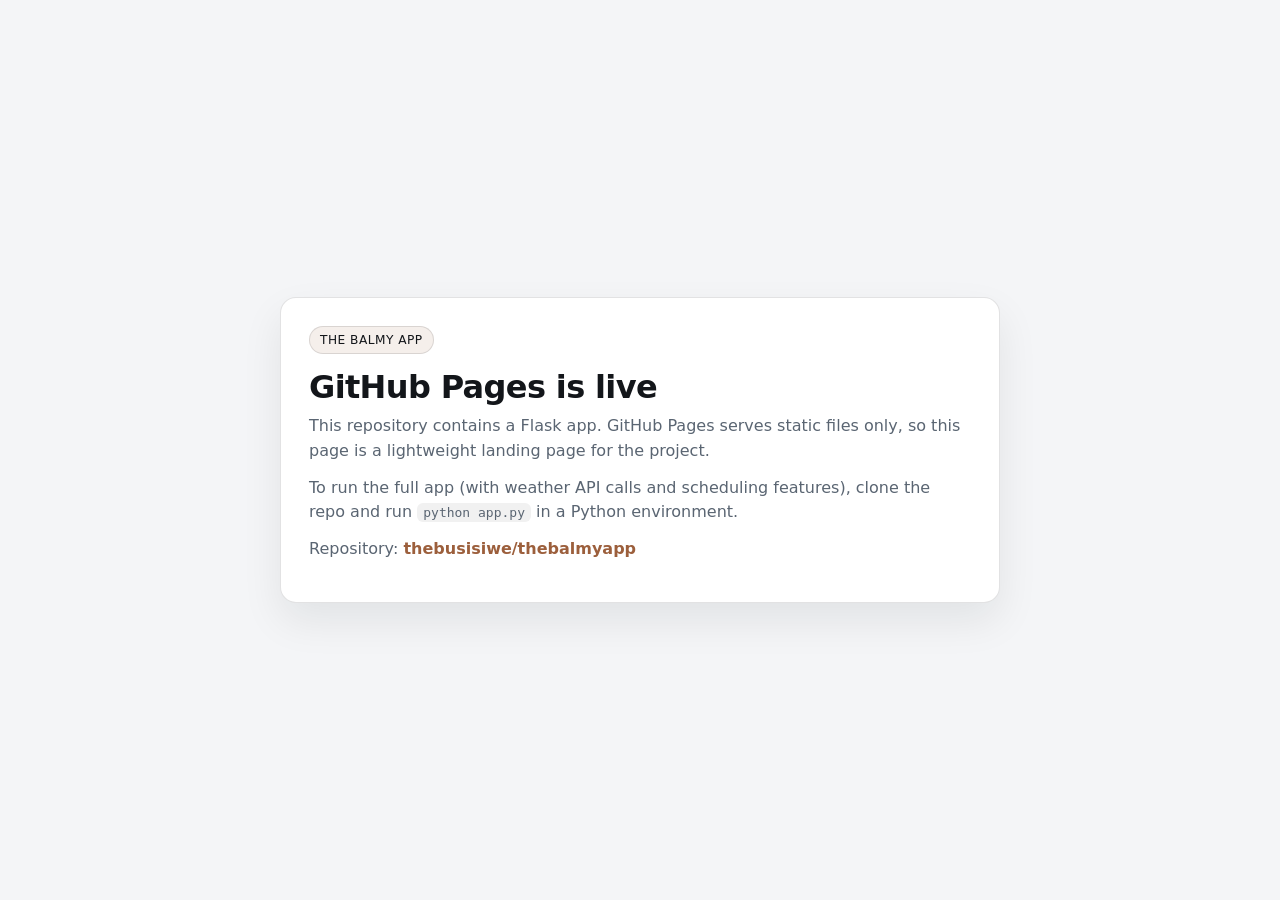
<file: docs/index.html>
<!DOCTYPE html>
<html lang="en">
<head>
  <meta charset="UTF-8">
  <meta name="viewport" content="width=device-width, initial-scale=1.0">
  <title>the balmy app</title>
  <style>
    :root {
      --bg: #f4f5f7;
      --card: #ffffff;
      --text: #13161a;
      --muted: #5a6572;
      --accent: #9c5f3c;
      --border: rgba(19, 22, 26, 0.12);
    }
    * { box-sizing: border-box; }
    body {
      margin: 0;
      min-height: 100vh;
      display: grid;
      place-items: center;
      font-family: Inter, system-ui, -apple-system, Segoe UI, Roboto, Arial, sans-serif;
      background: var(--bg);
      color: var(--text);
      padding: 20px;
    }
    .card {
      width: min(720px, 100%);
      background: var(--card);
      border: 1px solid var(--border);
      border-radius: 16px;
      padding: 28px;
      box-shadow: 0 18px 40px rgba(19, 22, 26, 0.08);
    }
    h1 {
      margin: 0 0 8px;
      font-size: 2rem;
      letter-spacing: -0.02em;
    }
    p {
      margin: 0 0 12px;
      color: var(--muted);
      line-height: 1.55;
    }
    .pill {
      display: inline-block;
      border: 1px solid var(--border);
      border-radius: 999px;
      padding: 6px 10px;
      font-size: 0.76rem;
      letter-spacing: 0.04em;
      text-transform: uppercase;
      color: var(--text);
      margin-bottom: 14px;
      background: rgba(156, 95, 60, 0.1);
    }
    a {
      color: var(--accent);
      font-weight: 600;
      text-decoration: none;
    }
    a:hover { text-decoration: underline; }
    code {
      background: rgba(19, 22, 26, 0.06);
      padding: 2px 6px;
      border-radius: 6px;
    }
  </style>
</head>
<body>
  <main class="card">
    <span class="pill">the balmy app</span>
    <h1>GitHub Pages is live</h1>
    <p>This repository contains a Flask app. GitHub Pages serves static files only, so this page is a lightweight landing page for the project.</p>
    <p>To run the full app (with weather API calls and scheduling features), clone the repo and run <code>python app.py</code> in a Python environment.</p>
    <p>Repository: <a href="https://github.com/thebusisiwe/thebalmyapp">thebusisiwe/thebalmyapp</a></p>
  </main>
</body>
</html>
</file>
